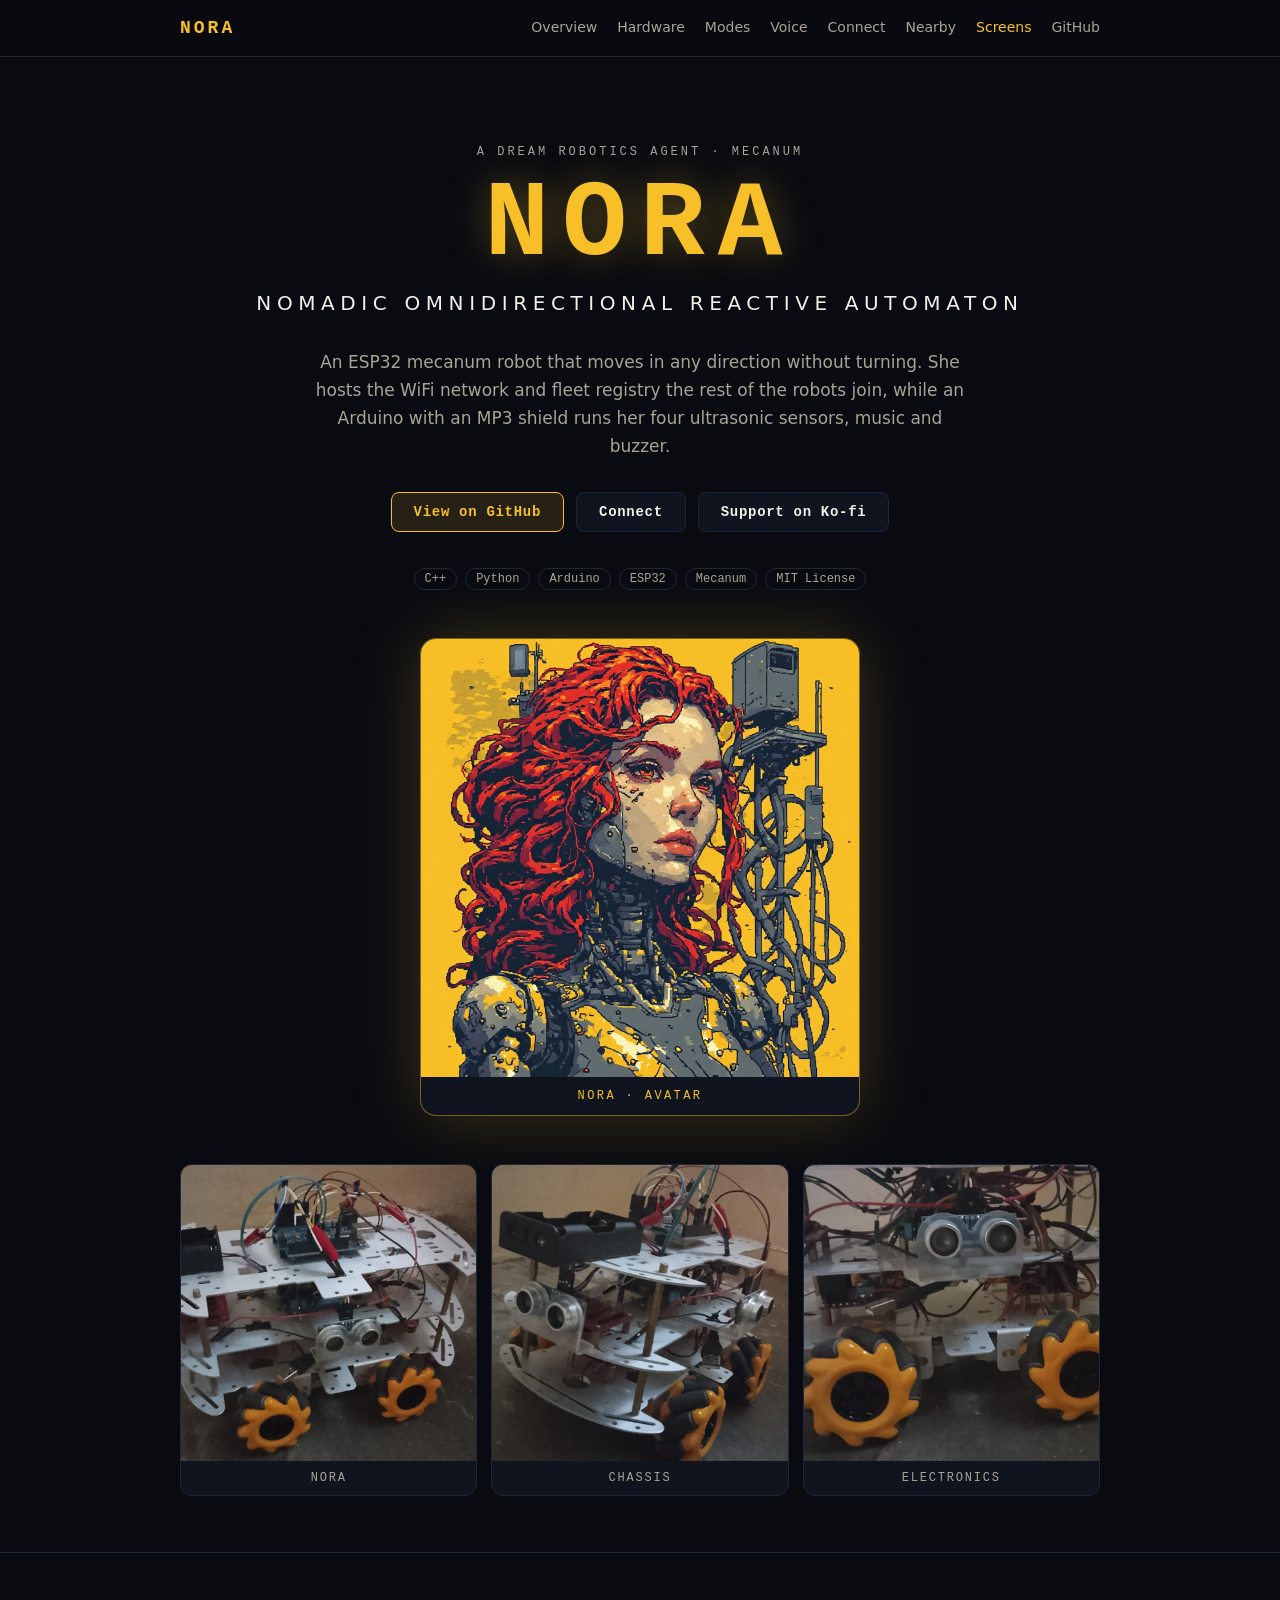
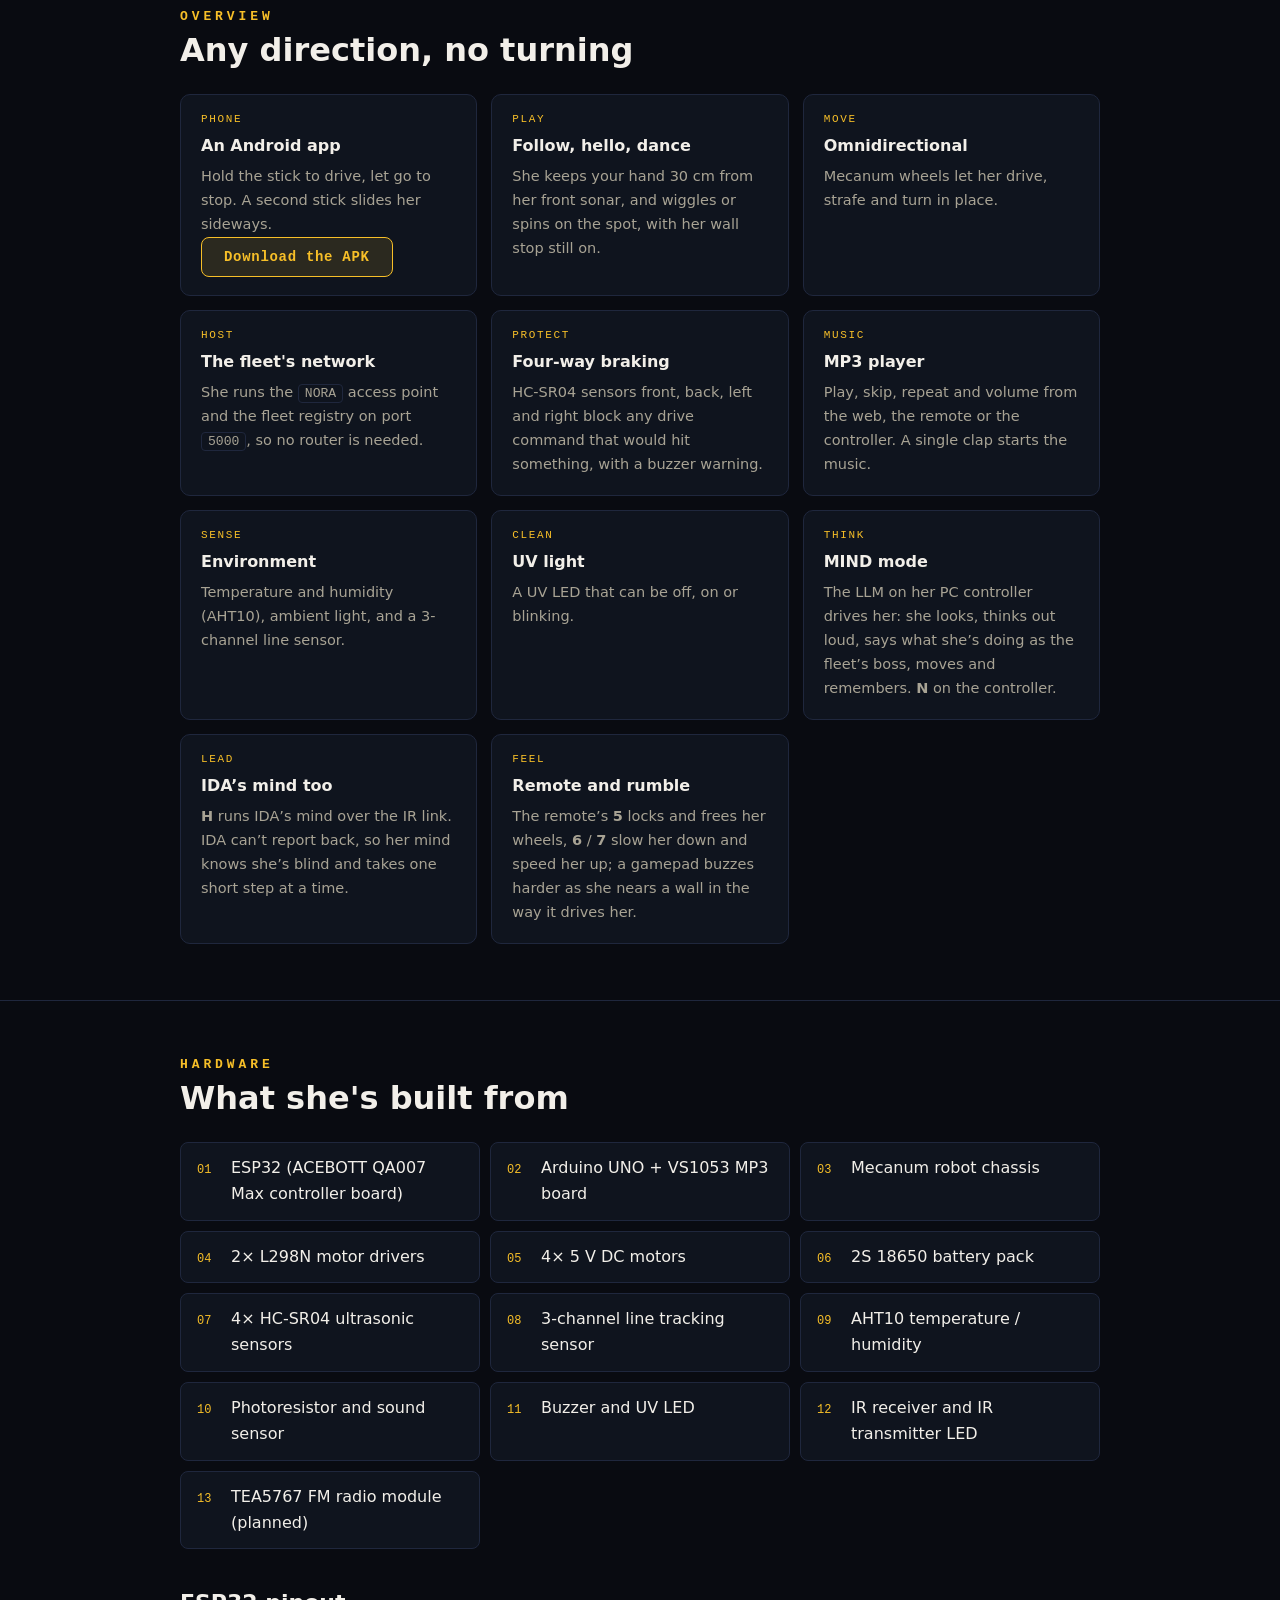
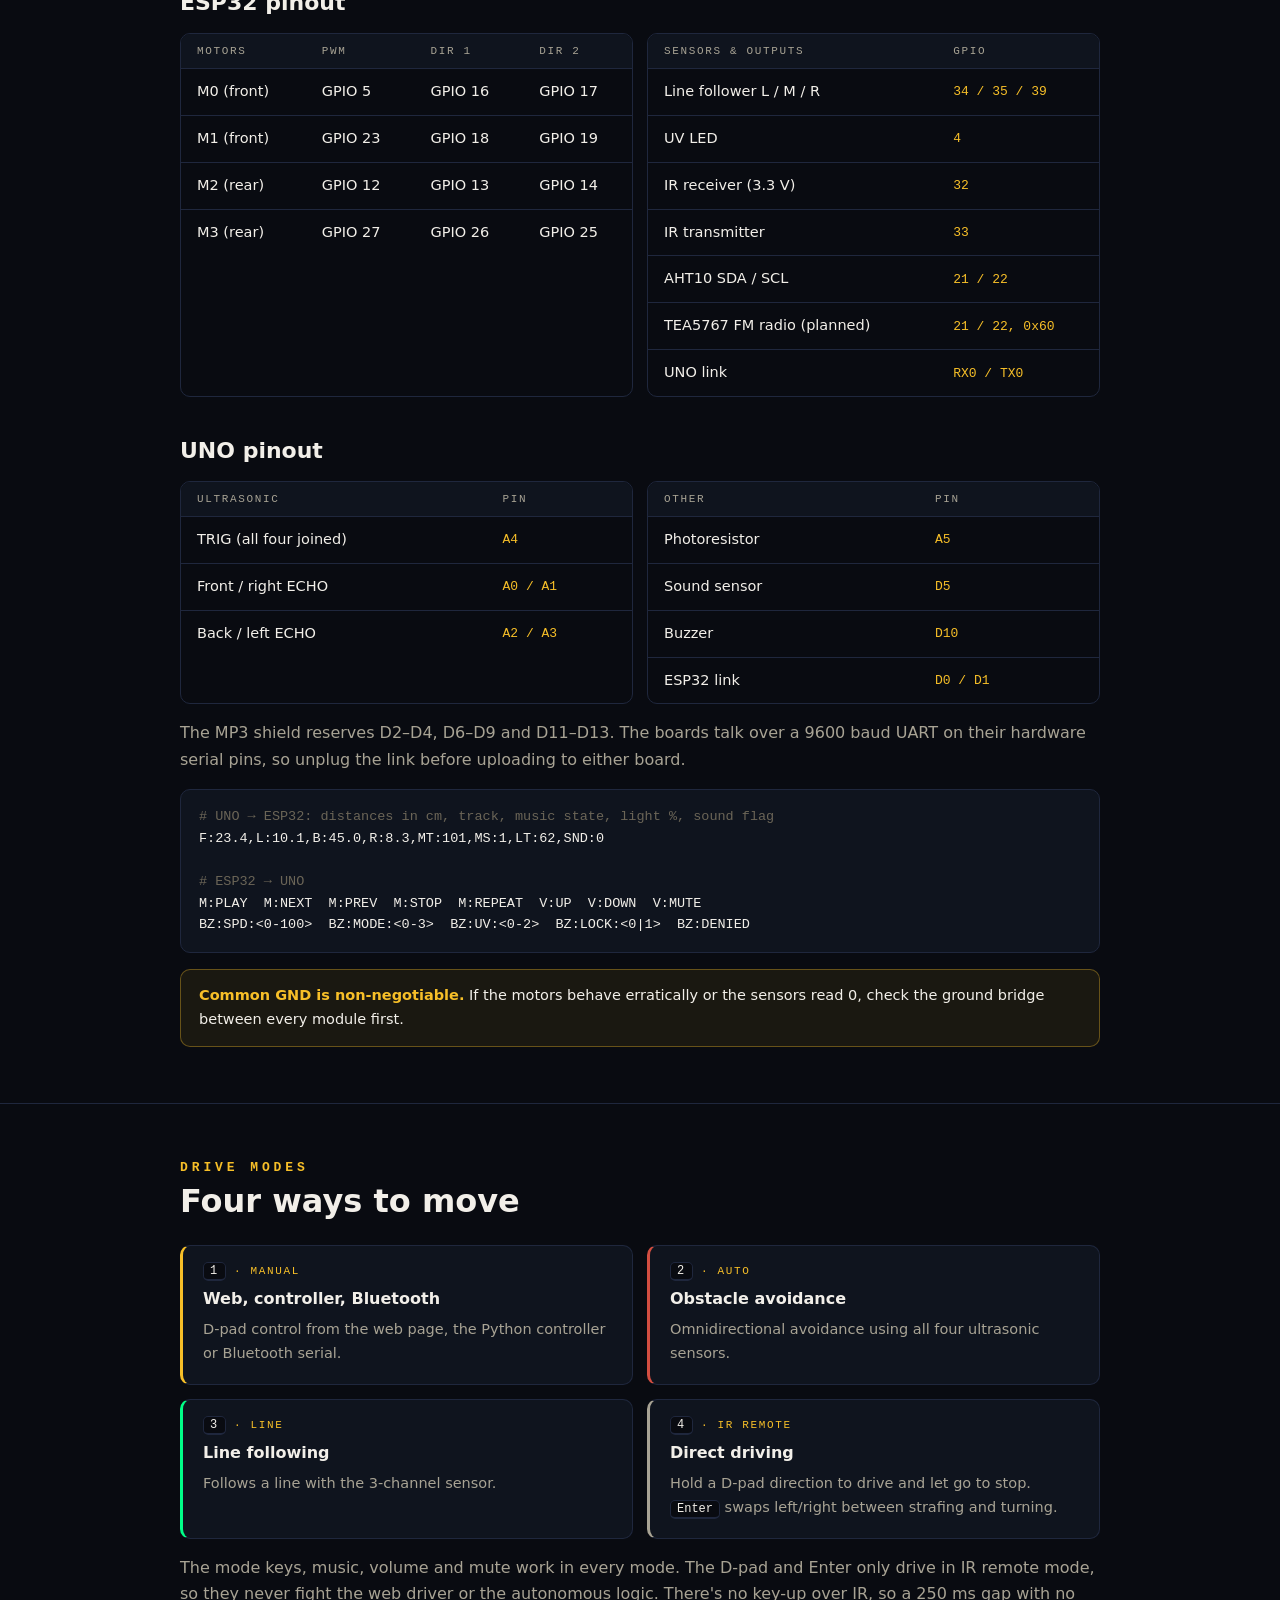
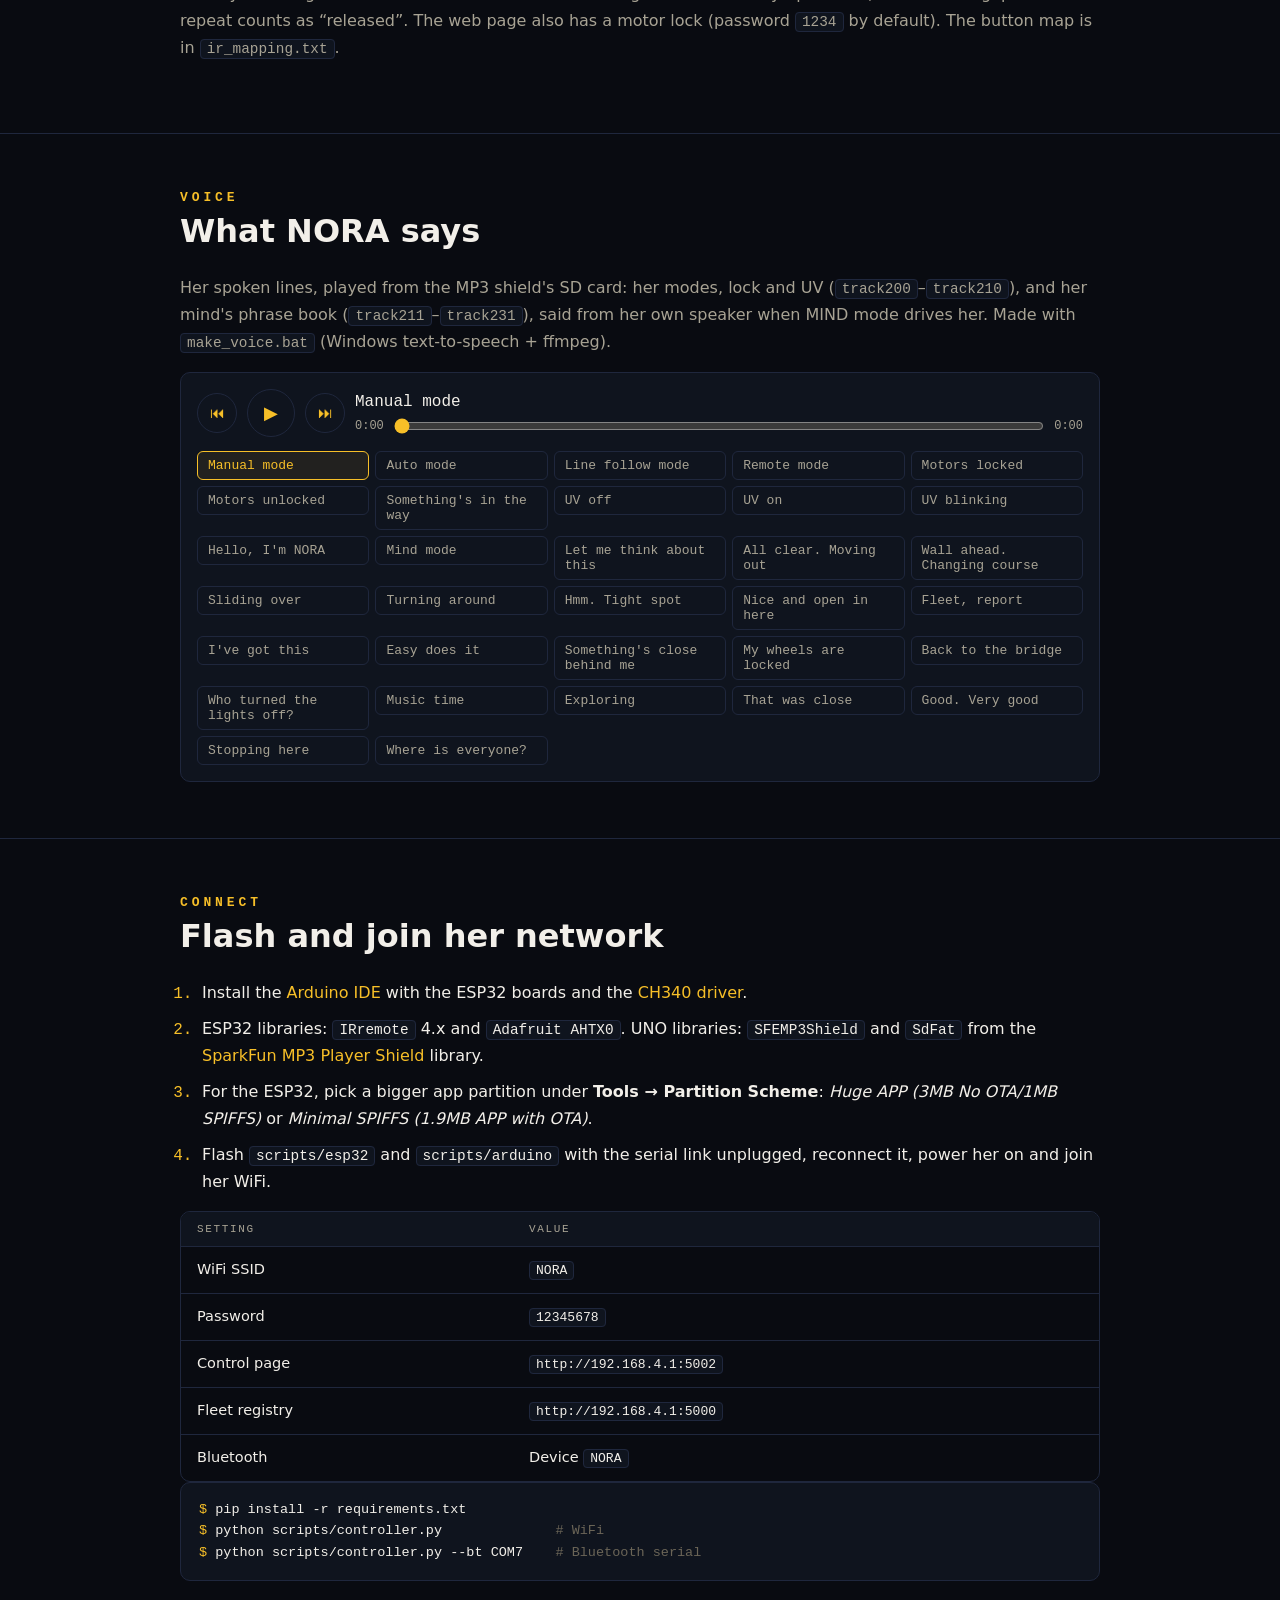
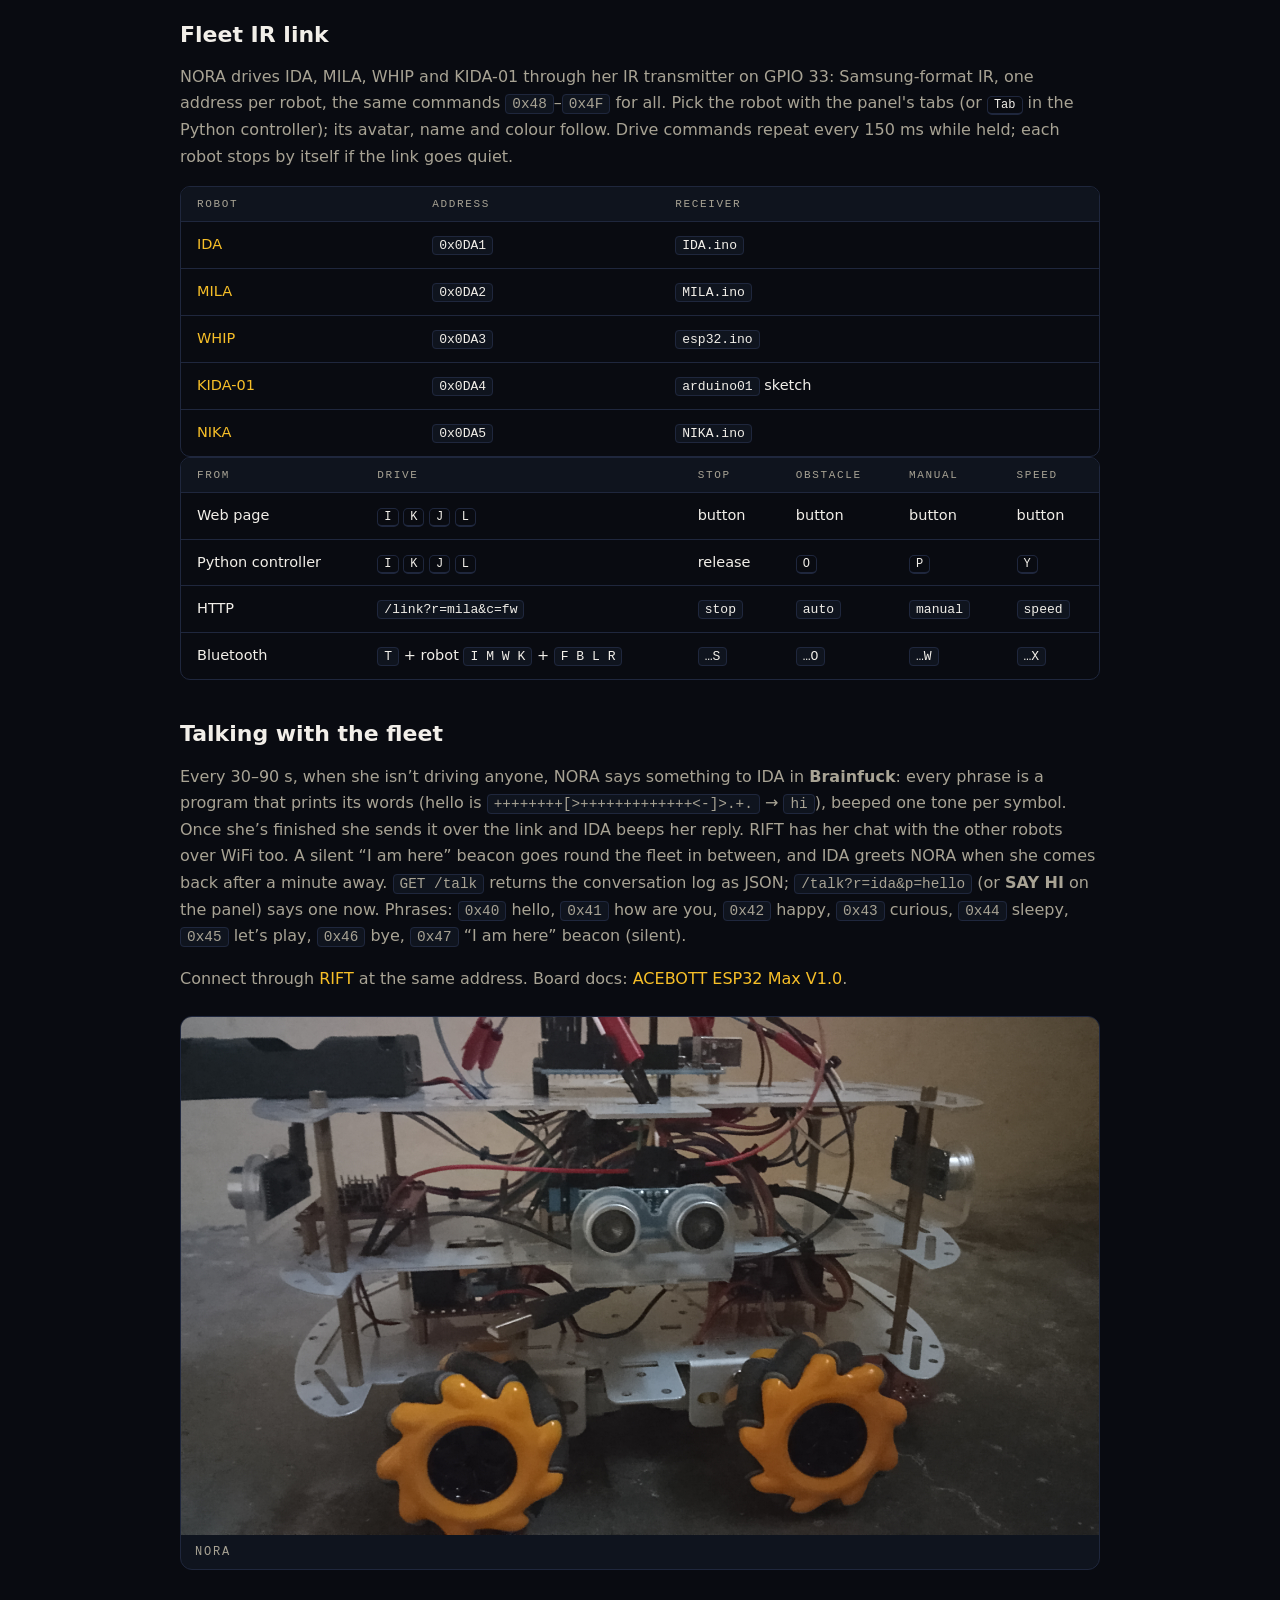
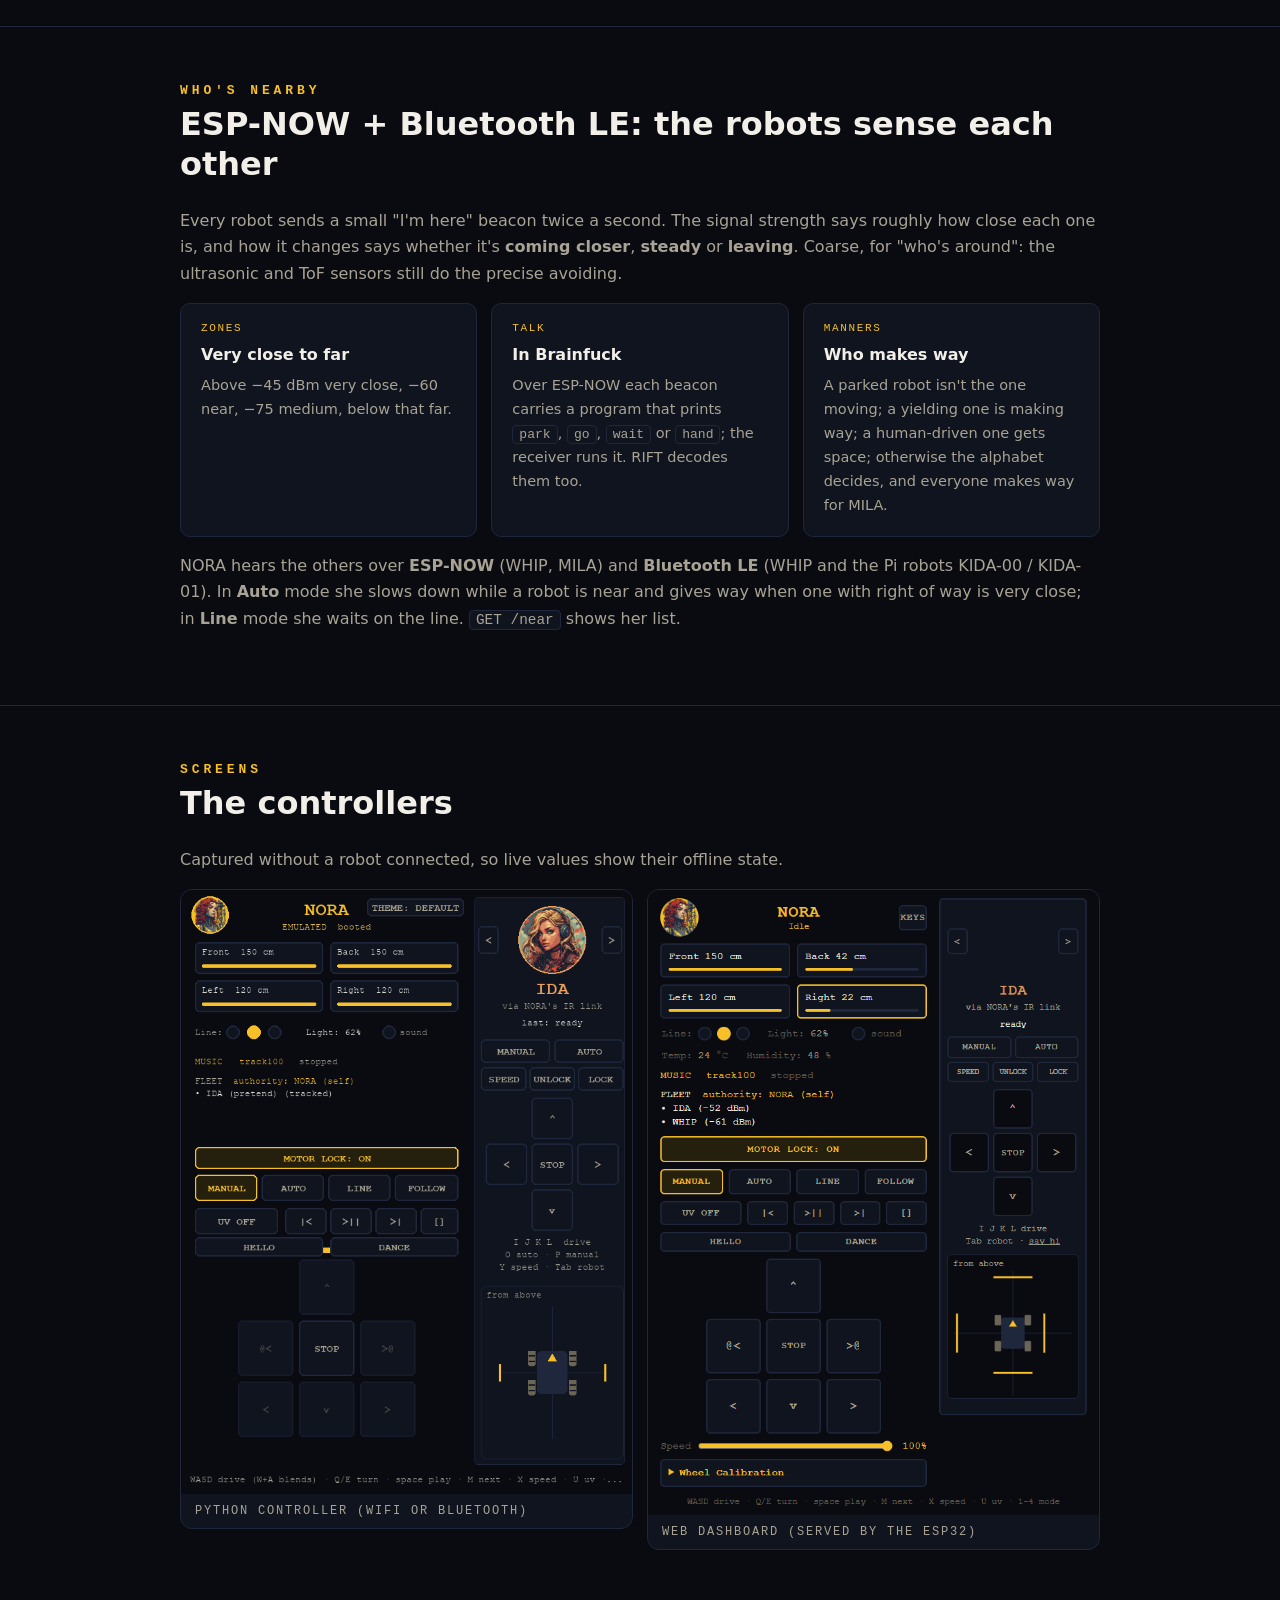
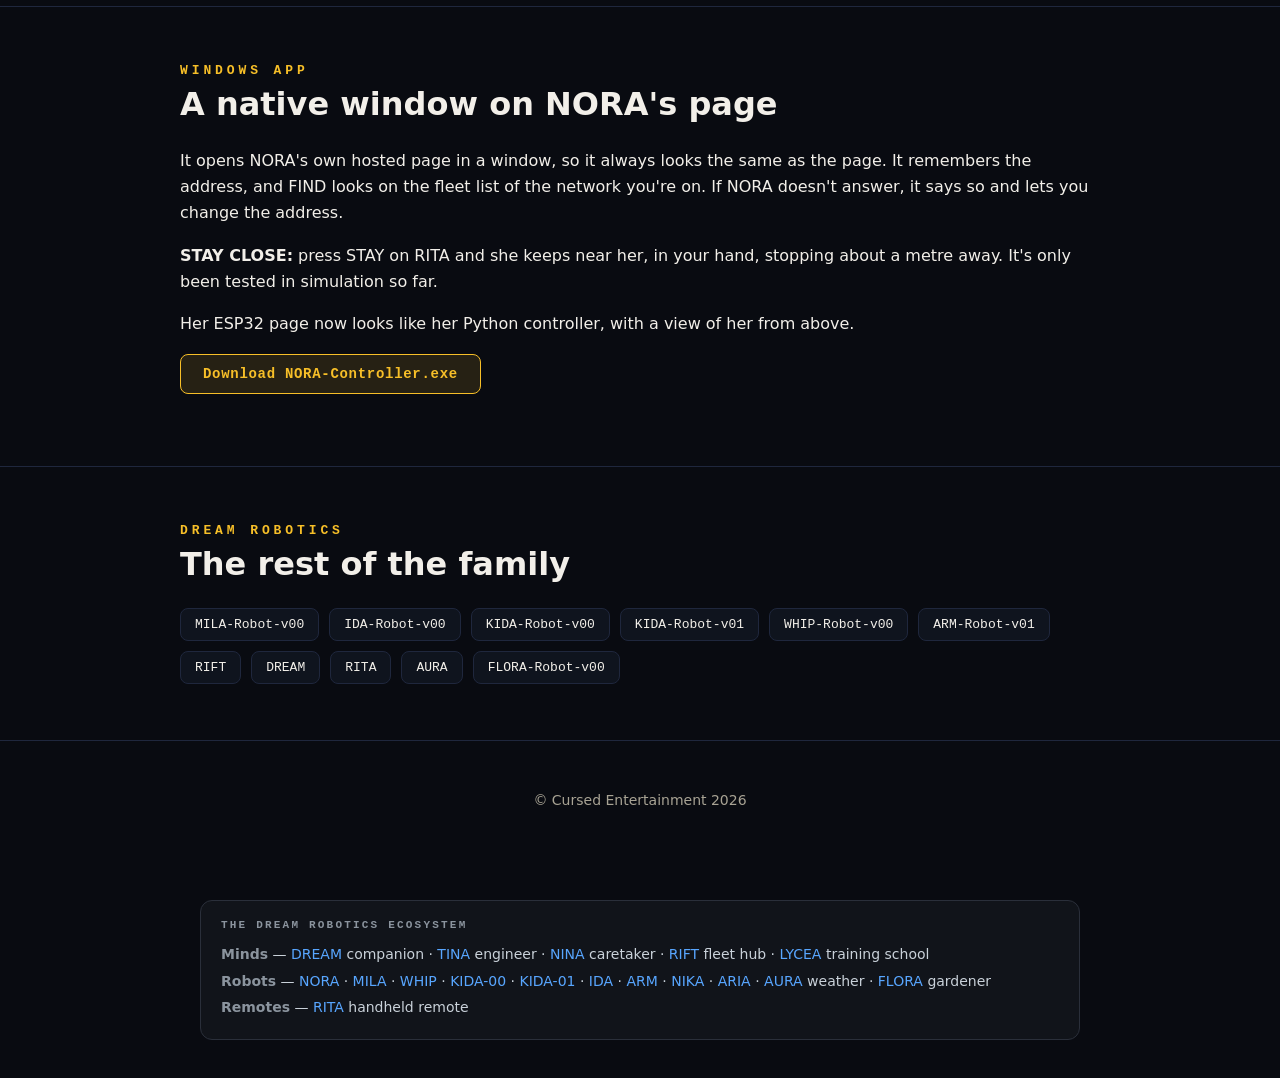
<file: index.html>
<!DOCTYPE html>
<html lang="en">
<head>
<meta charset="utf-8">
<meta name="viewport" content="width=device-width, initial-scale=1">
<title>NORA — Nomadic Omnidirectional Reactive Automaton</title>
<meta name="description" content="NORA is an ESP32 mecanum robot and the WiFi hub of the DREAM Robotics fleet: four-way ultrasonic braking, line following, an MP3 player, a UV light, and web, Bluetooth and IR remote control.">
<meta name="color-scheme" content="dark">
<meta property="og:title" content="NORA — Nomadic Omnidirectional Reactive Automaton">
<meta property="og:description" content="An ESP32 omnidirectional robot and the WiFi hub of the DREAM Robotics fleet.">
<meta property="og:type" content="website">
<meta property="og:image" content="images/nora_avatar.jpg">
<link rel="icon" href="site/favicon.ico" sizes="any">
<link rel="apple-touch-icon" href="site/apple-touch-icon.png">
<link rel="stylesheet" href="site/style.css">
<script src="site/site.js" defer></script>
<script src="site/player.js" defer></script>
</head>
<body>

<nav aria-label="Primary">
  <div class="wrap">
    <a class="brand" href="#top">NORA</a>
    <ul>
      <li><a href="#overview">Overview</a></li>
      <li><a href="#hardware">Hardware</a></li>
      <li><a href="#modes">Modes</a></li>
      <li><a href="#voice">Voice</a></li>
      <li><a href="#connect">Connect</a></li>
      <li><a href="#near">Nearby</a></li>
      <li><a href="#screens">Screens</a></li>
      <li><a href="https://github.com/CursedPrograms/NORA-Robot-v00">GitHub</a></li>
    </ul>
  </div>
</nav>

<header class="hero" id="top">
  <div class="wrap">
    <div class="eyebrow">A DREAM Robotics Agent &middot; Mecanum</div>
    <h1>NORA</h1>
    <p class="tagline">Nomadic Omnidirectional Reactive Automaton</p>
    <p class="lede">An ESP32 mecanum robot that moves in any direction without turning. She hosts the WiFi network and fleet registry the rest of the robots join, while an Arduino with an MP3 shield runs her four ultrasonic sensors, music and buzzer.</p>
    <div class="cta">
      <a class="btn primary" href="https://github.com/CursedPrograms/NORA-Robot-v00">View on GitHub</a>
      <a class="btn" href="#connect">Connect</a>
      <a class="btn" href="https://ko-fi.com/cursedentertainment">Support on Ko-fi</a>
    </div>
    <div class="tags" aria-label="Technologies">
      <span class="tag">C++</span>
      <span class="tag">Python</span>
      <span class="tag">Arduino</span>
      <span class="tag">ESP32</span>
      <span class="tag">Mecanum</span>
      <span class="tag">MIT License</span>
    </div>
    <figure class="avatar">
      <img src="images/nora_avatar.jpg" alt="NORA's avatar: a human representation of the robot" width="768" height="768">
      <figcaption>NORA &middot; avatar</figcaption>
    </figure>
    <div class="photos">
      <figure>
        <img src="images/NORA1.jpg" alt="NORA, the omnidirectional mecanum robot" width="1840" height="1939" loading="lazy">
        <figcaption>NORA</figcaption>
      </figure>
      <figure>
        <img src="images/NORA2.jpg" alt="NORA from another angle" width="1840" height="1988" loading="lazy">
        <figcaption>Chassis</figcaption>
      </figure>
      <figure>
        <img src="images/NORA4.jpg" alt="NORA's electronics" width="2909" height="1840" loading="lazy">
        <figcaption>Electronics</figcaption>
      </figure>
    </div>
  </div>
</header>

<main>
<section id="overview">
  <div class="wrap">
    <h2>Overview</h2>
    <h3 class="title">Any direction, no turning</h3>
    <div class="grid cols-3">
      <div class="card">
        <span class="k">Phone</span>
        <h4>An Android app</h4>
        <p>Hold the stick to drive, let go to stop. A second stick slides her sideways.</p>
        <p><a class="btn primary" href="https://github.com/CursedPrograms/NORA-Robot-v00/raw/main/Android%20App/apk/NORA-debug-2026-10-30.apk">Download the APK</a></p>
      </div>
      <div class="card">
        <span class="k">Play</span>
        <h4>Follow, hello, dance</h4>
        <p>She keeps your hand 30 cm from her front sonar, and wiggles or spins on the spot, with her wall stop still on.</p>
      </div>
      <div class="card">
        <span class="k">Move</span>
        <h4>Omnidirectional</h4>
        <p>Mecanum wheels let her drive, strafe and turn in place.</p>
      </div>
      <div class="card">
        <span class="k">Host</span>
        <h4>The fleet's network</h4>
        <p>She runs the <code>NORA</code> access point and the fleet registry on port <code>5000</code>, so no router is needed.</p>
      </div>
      <div class="card">
        <span class="k">Protect</span>
        <h4>Four-way braking</h4>
        <p>HC-SR04 sensors front, back, left and right block any drive command that would hit something, with a buzzer warning.</p>
      </div>
      <div class="card">
        <span class="k">Music</span>
        <h4>MP3 player</h4>
        <p>Play, skip, repeat and volume from the web, the remote or the controller. A single clap starts the music.</p>
      </div>
      <div class="card">
        <span class="k">Sense</span>
        <h4>Environment</h4>
        <p>Temperature and humidity (AHT10), ambient light, and a 3-channel line sensor.</p>
      </div>
      <div class="card">
        <span class="k">Clean</span>
        <h4>UV light</h4>
        <p>A UV LED that can be off, on or blinking.</p>
      </div>
      <div class="card">
        <span class="k">Think</span>
        <h4>MIND mode</h4>
        <p>The LLM on her PC controller drives her: she looks, thinks out loud, says what she&rsquo;s doing as the fleet&rsquo;s boss, moves and remembers. <b>N</b> on the controller.</p>
      </div>
      <div class="card">
        <span class="k">Lead</span>
        <h4>IDA&rsquo;s mind too</h4>
        <p><b>H</b> runs IDA&rsquo;s mind over the IR link. IDA can&rsquo;t report back, so her mind knows she&rsquo;s blind and takes one short step at a time.</p>
      </div>
      <div class="card">
        <span class="k">Feel</span>
        <h4>Remote and rumble</h4>
        <p>The remote&rsquo;s <b>5</b> locks and frees her wheels, <b>6</b> / <b>7</b> slow her down and speed her up; a gamepad buzzes harder as she nears a wall in the way it drives her.</p>
      </div>
    </div>
  </div>
</section>

<section id="hardware">
  <div class="wrap">
    <h2>Hardware</h2>
    <h3 class="title">What she's built from</h3>
    <ol class="parts">
      <li><span class="n">01</span> ESP32 (ACEBOTT QA007 Max controller board)</li>
      <li><span class="n">02</span> Arduino UNO + VS1053 MP3 board</li>
      <li><span class="n">03</span> Mecanum robot chassis</li>
      <li><span class="n">04</span> 2&times; L298N motor drivers</li>
      <li><span class="n">05</span> 4&times; 5&nbsp;V DC motors</li>
      <li><span class="n">06</span> 2S 18650 battery pack</li>
      <li><span class="n">07</span> 4&times; HC-SR04 ultrasonic sensors</li>
      <li><span class="n">08</span> 3-channel line tracking sensor</li>
      <li><span class="n">09</span> AHT10 temperature / humidity</li>
      <li><span class="n">10</span> Photoresistor and sound sensor</li>
      <li><span class="n">11</span> Buzzer and UV LED</li>
      <li><span class="n">12</span> IR receiver and IR transmitter LED</li>
      <li><span class="n">13</span> TEA5767 FM radio module (planned)</li>
    </ol>
    <h3 class="sub">ESP32 pinout</h3>
    <div class="grid cols-2">
    <div class="table-wrap">
      <table>
        <thead><tr><th>Motors</th><th>PWM</th><th>Dir 1</th><th>Dir 2</th></tr></thead>
        <tbody>
          <tr><td>M0 (front)</td><td>GPIO 5</td><td>GPIO 16</td><td>GPIO 17</td></tr>
          <tr><td>M1 (front)</td><td>GPIO 23</td><td>GPIO 18</td><td>GPIO 19</td></tr>
          <tr><td>M2 (rear)</td><td>GPIO 12</td><td>GPIO 13</td><td>GPIO 14</td></tr>
          <tr><td>M3 (rear)</td><td>GPIO 27</td><td>GPIO 26</td><td>GPIO 25</td></tr>
        </tbody>
      </table>
    </div>
    <div class="table-wrap">
      <table>
        <thead><tr><th>Sensors &amp; outputs</th><th>GPIO</th></tr></thead>
        <tbody>
          <tr><td>Line follower L / M / R</td><td class="mono">34 / 35 / 39</td></tr>
          <tr><td>UV LED</td><td class="mono">4</td></tr>
          <tr><td>IR receiver (3.3&nbsp;V)</td><td class="mono">32</td></tr>
          <tr><td>IR transmitter</td><td class="mono">33</td></tr>
          <tr><td>AHT10 SDA / SCL</td><td class="mono">21 / 22</td></tr>
          <tr><td>TEA5767 FM radio (planned)</td><td class="mono">21 / 22, 0x60</td></tr>
          <tr><td>UNO link</td><td class="mono">RX0 / TX0</td></tr>
        </tbody>
      </table>
    </div>
    </div>
    <h3 class="sub">UNO pinout</h3>
    <div class="grid cols-2">
    <div class="table-wrap">
      <table>
        <thead><tr><th>Ultrasonic</th><th>Pin</th></tr></thead>
        <tbody>
          <tr><td>TRIG (all four joined)</td><td class="mono">A4</td></tr>
          <tr><td>Front / right ECHO</td><td class="mono">A0 / A1</td></tr>
          <tr><td>Back / left ECHO</td><td class="mono">A2 / A3</td></tr>
        </tbody>
      </table>
    </div>
    <div class="table-wrap">
      <table>
        <thead><tr><th>Other</th><th>Pin</th></tr></thead>
        <tbody>
          <tr><td>Photoresistor</td><td class="mono">A5</td></tr>
          <tr><td>Sound sensor</td><td class="mono">D5</td></tr>
          <tr><td>Buzzer</td><td class="mono">D10</td></tr>
          <tr><td>ESP32 link</td><td class="mono">D0 / D1</td></tr>
        </tbody>
      </table>
    </div>
    </div>
    <p class="muted spaced">The MP3 shield reserves D2&ndash;D4, D6&ndash;D9 and D11&ndash;D13. The boards talk over a 9600 baud UART on their hardware serial pins, so unplug the link before uploading to either board.</p>
<pre><span class="c"># UNO &rarr; ESP32: distances in cm, track, music state, light %, sound flag</span>
F:23.4,L:10.1,B:45.0,R:8.3,MT:101,MS:1,LT:62,SND:0

<span class="c"># ESP32 &rarr; UNO</span>
M:PLAY  M:NEXT  M:PREV  M:STOP  M:REPEAT  V:UP  V:DOWN  V:MUTE
BZ:SPD:&lt;0-100&gt;  BZ:MODE:&lt;0-3&gt;  BZ:UV:&lt;0-2&gt;  BZ:LOCK:&lt;0|1&gt;  BZ:DENIED</pre>
    <p class="note"><strong>Common GND is non-negotiable.</strong> If the motors behave erratically or the sensors read 0, check the ground bridge between every module first.</p>
  </div>
</section>

<section id="modes">
  <div class="wrap">
    <h2>Drive modes</h2>
    <h3 class="title">Four ways to move</h3>
    <div class="grid cols-2">
      <div class="card mode">
        <span class="k"><kbd>1</kbd> &middot; Manual</span>
        <h4>Web, controller, Bluetooth</h4>
        <p>D-pad control from the web page, the Python controller or Bluetooth serial.</p>
      </div>
      <div class="card mode">
        <span class="k"><kbd>2</kbd> &middot; Auto</span>
        <h4>Obstacle avoidance</h4>
        <p>Omnidirectional avoidance using all four ultrasonic sensors.</p>
      </div>
      <div class="card mode">
        <span class="k"><kbd>3</kbd> &middot; Line</span>
        <h4>Line following</h4>
        <p>Follows a line with the 3-channel sensor.</p>
      </div>
      <div class="card mode">
        <span class="k"><kbd>4</kbd> &middot; IR remote</span>
        <h4>Direct driving</h4>
        <p>Hold a D-pad direction to drive and let go to stop. <kbd>Enter</kbd> swaps left/right between strafing and turning.</p>
      </div>
    </div>
    <p class="muted spaced">The mode keys, music, volume and mute work in every mode. The D-pad and Enter only drive in IR remote mode, so they never fight the web driver or the autonomous logic. There's no key-up over IR, so a 250&nbsp;ms gap with no repeat counts as &ldquo;released&rdquo;. The web page also has a motor lock (password <code>1234</code> by default). The button map is in <code>ir_mapping.txt</code>.</p>
  </div>
</section>

<section id="voice">
  <div class="wrap">
    <h2>Voice</h2>
    <h3 class="title">What NORA says</h3>
    <p class="muted">Her spoken lines, played from the MP3 shield's SD card: her modes, lock and UV (<code>track200</code>&ndash;<code>track210</code>), and her mind's phrase book (<code>track211</code>&ndash;<code>track231</code>), said from her own speaker when MIND mode drives her. Made with <code>make_voice.bat</code> (Windows text-to-speech + ffmpeg).</p>
    <div class="player" data-tracks='[{"title": "Manual mode", "src": "site/voice/track200.mp3"}, {"title": "Auto mode", "src": "site/voice/track201.mp3"}, {"title": "Line follow mode", "src": "site/voice/track202.mp3"}, {"title": "Remote mode", "src": "site/voice/track203.mp3"}, {"title": "Motors locked", "src": "site/voice/track204.mp3"}, {"title": "Motors unlocked", "src": "site/voice/track205.mp3"}, {"title": "Something&#39;s in the way", "src": "site/voice/track206.mp3"}, {"title": "UV off", "src": "site/voice/track207.mp3"}, {"title": "UV on", "src": "site/voice/track208.mp3"}, {"title": "UV blinking", "src": "site/voice/track209.mp3"}, {"title": "Hello, I&#39;m NORA", "src": "site/voice/track210.mp3"}, {"title": "Mind mode", "src": "site/voice/track211.mp3"}, {"title": "Let me think about this", "src": "site/voice/track212.mp3"}, {"title": "All clear. Moving out", "src": "site/voice/track213.mp3"}, {"title": "Wall ahead. Changing course", "src": "site/voice/track214.mp3"}, {"title": "Sliding over", "src": "site/voice/track215.mp3"}, {"title": "Turning around", "src": "site/voice/track216.mp3"}, {"title": "Hmm. Tight spot", "src": "site/voice/track217.mp3"}, {"title": "Nice and open in here", "src": "site/voice/track218.mp3"}, {"title": "Fleet, report", "src": "site/voice/track219.mp3"}, {"title": "I&#39;ve got this", "src": "site/voice/track220.mp3"}, {"title": "Easy does it", "src": "site/voice/track221.mp3"}, {"title": "Something&#39;s close behind me", "src": "site/voice/track222.mp3"}, {"title": "My wheels are locked", "src": "site/voice/track223.mp3"}, {"title": "Back to the bridge", "src": "site/voice/track224.mp3"}, {"title": "Who turned the lights off?", "src": "site/voice/track225.mp3"}, {"title": "Music time", "src": "site/voice/track226.mp3"}, {"title": "Exploring", "src": "site/voice/track227.mp3"}, {"title": "That was close", "src": "site/voice/track228.mp3"}, {"title": "Good. Very good", "src": "site/voice/track229.mp3"}, {"title": "Stopping here", "src": "site/voice/track230.mp3"}, {"title": "Where is everyone?", "src": "site/voice/track231.mp3"}]'></div>
  </div>
</section>

<section id="connect">
  <div class="wrap">
    <h2>Connect</h2>
    <h3 class="title">Flash and join her network</h3>
    <ol class="steps">
      <li>Install the <a href="https://docs.arduino.cc/software/ide/">Arduino IDE</a> with the ESP32 boards and the <a href="https://acebottteam.github.io/acebott-docs-master/getting%20started/Arduino/Download%20CH340%20Driver%20on%20Windows%20System.html">CH340 driver</a>.</li>
      <li>ESP32 libraries: <code>IRremote</code> 4.x and <code>Adafruit AHTX0</code>. UNO libraries: <code>SFEMP3Shield</code> and <code>SdFat</code> from the <a href="https://github.com/madsci1016/Sparkfun-MP3-Player-Shield-Arduino-Library">SparkFun MP3 Player Shield</a> library.</li>
      <li>For the ESP32, pick a bigger app partition under <strong>Tools &rarr; Partition Scheme</strong>: <em>Huge APP (3MB No OTA/1MB SPIFFS)</em> or <em>Minimal SPIFFS (1.9MB APP with OTA)</em>.</li>
      <li>Flash <code>scripts/esp32</code> and <code>scripts/arduino</code> with the serial link unplugged, reconnect it, power her on and join her WiFi.</li>
    </ol>
    <div class="table-wrap">
      <table>
        <thead><tr><th>Setting</th><th>Value</th></tr></thead>
        <tbody>
          <tr><td>WiFi SSID</td><td><code>NORA</code></td></tr>
          <tr><td>Password</td><td><code>12345678</code></td></tr>
          <tr><td>Control page</td><td><code>http://192.168.4.1:5002</code></td></tr>
          <tr><td>Fleet registry</td><td><code>http://192.168.4.1:5000</code></td></tr>
          <tr><td>Bluetooth</td><td>Device <code>NORA</code></td></tr>
        </tbody>
      </table>
    </div>
<pre><span class="p">$</span> pip install -r requirements.txt
<span class="p">$</span> python scripts/controller.py              <span class="c"># WiFi</span>
<span class="p">$</span> python scripts/controller.py --bt COM7    <span class="c"># Bluetooth serial</span></pre>
    <h3 class="sub">Fleet IR link</h3>
    <p class="muted">NORA drives IDA, MILA, WHIP and KIDA-01 through her IR transmitter on GPIO&nbsp;33: Samsung-format IR, one address per robot, the same commands <code>0x48</code>&ndash;<code>0x4F</code> for all. Pick the robot with the panel's tabs (or <kbd>Tab</kbd> in the Python controller); its avatar, name and colour follow. Drive commands repeat every 150&nbsp;ms while held; each robot stops by itself if the link goes quiet.</p>
    <div class="table-wrap">
      <table>
        <thead><tr><th>Robot</th><th>Address</th><th>Receiver</th></tr></thead>
        <tbody>
          <tr><td><a href="https://cursedprograms.github.io/IDA-Robot-v00/">IDA</a></td><td><code>0x0DA1</code></td><td><code>IDA.ino</code></td></tr>
          <tr><td><a href="https://cursedprograms.github.io/MILA/">MILA</a></td><td><code>0x0DA2</code></td><td><code>MILA.ino</code></td></tr>
          <tr><td><a href="https://cursedprograms.github.io/WHIP-Robot-v00/">WHIP</a></td><td><code>0x0DA3</code></td><td><code>esp32.ino</code></td></tr>
          <tr><td><a href="https://cursedprograms.github.io/KIDA-Robot-v01/">KIDA-01</a></td><td><code>0x0DA4</code></td><td><code>arduino01</code> sketch</td></tr>
          <tr><td><a href="https://cursedprograms.github.io/NIKA-Robot-v00/">NIKA</a></td><td><code>0x0DA5</code></td><td><code>NIKA.ino</code></td></tr>
        </tbody>
      </table>
    </div>
    <div class="table-wrap">
      <table>
        <thead><tr><th>From</th><th>Drive</th><th>Stop</th><th>Obstacle</th><th>Manual</th><th>Speed</th></tr></thead>
        <tbody>
          <tr><td>Web page</td><td><kbd>I</kbd> <kbd>K</kbd> <kbd>J</kbd> <kbd>L</kbd></td><td>button</td><td>button</td><td>button</td><td>button</td></tr>
          <tr><td>Python controller</td><td><kbd>I</kbd> <kbd>K</kbd> <kbd>J</kbd> <kbd>L</kbd></td><td>release</td><td><kbd>O</kbd></td><td><kbd>P</kbd></td><td><kbd>Y</kbd></td></tr>
          <tr><td>HTTP</td><td><code>/link?r=mila&amp;c=fw</code></td><td><code>stop</code></td><td><code>auto</code></td><td><code>manual</code></td><td><code>speed</code></td></tr>
          <tr><td>Bluetooth</td><td><code>T</code> + robot <code>I M W K</code> + <code>F B L R</code></td><td><code>…S</code></td><td><code>…O</code></td><td><code>…W</code></td><td><code>…X</code></td></tr>
        </tbody>
      </table>
    </div>
    <h3 class="sub">Talking with the fleet</h3>
    <p class="muted">Every 30&ndash;90&nbsp;s, when she isn&rsquo;t driving anyone, NORA says something to IDA in <strong>Brainfuck</strong>: every phrase is a program that prints its words (hello is <code>++++++++[&gt;+++++++++++++&lt;-]&gt;.+.</code> &rarr; <code>hi</code>), beeped one tone per symbol. Once she&rsquo;s finished she sends it over the link and IDA beeps her reply. RIFT has her chat with the other robots over WiFi too. A silent &ldquo;I am here&rdquo; beacon goes round the fleet in between, and IDA greets NORA when she comes back after a minute away. <code>GET /talk</code> returns the conversation log as JSON; <code>/talk?r=ida&amp;p=hello</code> (or <strong>SAY HI</strong> on the panel) says one now. Phrases: <code>0x40</code> hello, <code>0x41</code> how are you, <code>0x42</code> happy, <code>0x43</code> curious, <code>0x44</code> sleepy, <code>0x45</code> let&rsquo;s play, <code>0x46</code> bye, <code>0x47</code> &ldquo;I am here&rdquo; beacon (silent).</p>
    <p class="muted spaced">Connect through <a href="https://github.com/CursedPrograms/RIFT">RIFT</a> at the same address. Board docs: <a href="https://acebottteam.github.io/acebott-docs-master/board/ESP32/QA007%20ESP32%20Max%20V1.0%20Controller%20Board.html">ACEBOTT ESP32 Max V1.0</a>.</p>
    <figure class="shot">
      <img src="images/NORA5.jpg" alt="NORA on the floor" loading="lazy">
      <figcaption>NORA</figcaption>
    </figure>
  </div>
</section>

<section id="near">
  <div class="wrap">
    <h2>Who's nearby</h2>
    <h3 class="title">ESP-NOW + Bluetooth LE: the robots sense each other</h3>
    <p class="muted">Every robot sends a small "I'm here" beacon twice a second. The signal strength says roughly how close each one is, and how it changes says whether it's <b>coming closer</b>, <b>steady</b> or <b>leaving</b>. Coarse, for "who's around": the ultrasonic and ToF sensors still do the precise avoiding.</p>
    <div class="grid cols-3">
      <div class="card"><span class="k">Zones</span><h4>Very close to far</h4><p>Above &minus;45 dBm very close, &minus;60 near, &minus;75 medium, below that far.</p></div>
      <div class="card"><span class="k">Talk</span><h4>In Brainfuck</h4><p>Over ESP-NOW each beacon carries a program that prints <code>park</code>, <code>go</code>, <code>wait</code> or <code>hand</code>; the receiver runs it. RIFT decodes them too.</p></div>
      <div class="card"><span class="k">Manners</span><h4>Who makes way</h4><p>A parked robot isn't the one moving; a yielding one is making way; a human-driven one gets space; otherwise the alphabet decides, and everyone makes way for MILA.</p></div>
    </div>
    <p class="muted spaced">NORA hears the others over <b>ESP-NOW</b> (WHIP, MILA) and <b>Bluetooth LE</b> (WHIP and the Pi robots KIDA-00 / KIDA-01). In <b>Auto</b> mode she slows down while a robot is near and gives way when one with right of way is very close; in <b>Line</b> mode she waits on the line. <code>GET /near</code> shows her list.</p>
  </div>
</section>

<section id="screens">
  <div class="wrap">
    <h2>Screens</h2>
    <h3 class="title">The controllers</h3>
    <p class="muted">Captured without a robot connected, so live values show their offline state.</p>
    <div class="screens">
      <figure class="shot">
        <img src="images/screenshots/controller-python.png" alt="NORA's controller connection screen" width="422" height="902" loading="lazy">
        <figcaption>Python controller (WiFi or Bluetooth)</figcaption>
      </figure>
      <figure class="shot">
        <img src="images/screenshots/web-dashboard.png" alt="NORA's web dashboard with distances, modes, music and drive pad" width="1100" height="900" loading="lazy">
        <figcaption>Web dashboard (served by the ESP32)</figcaption>
      </figure>
    </div>
  </div>
</section>

<section id="windows">
  <div class="wrap">
    <h2>Windows app</h2>
    <h3 class="title">A native window on NORA's page</h3>
    <p>It opens NORA's own hosted page in a window, so it always looks the same as the page. It remembers the address, and FIND looks on the fleet list of the network you're on. If NORA doesn't answer, it says so and lets you change the address.</p>
    <p><b>STAY CLOSE:</b> press STAY on RITA and she keeps near her, in your hand, stopping about a metre away. It's only been tested in simulation so far.</p>
    <p>Her ESP32 page now looks like her Python controller, with a view of her from above.</p>
    <p><a class="btn primary" href="https://github.com/CursedPrograms/NORA-Robot-v00/raw/main/builds/NORA-Controller.exe">Download NORA-Controller.exe</a></p>
  </div>
</section>

<section id="related">
  <div class="wrap">
    <h2>DREAM Robotics</h2>
    <h3 class="title">The rest of the family</h3>
    <div class="related">
      <a href="https://github.com/CursedPrograms/MILA-Robot-v00">MILA-Robot-v00</a>
      <a href="https://github.com/CursedPrograms/IDA-Robot-v00">IDA-Robot-v00</a>
      <a href="https://github.com/CursedPrograms/KIDA-Robot-v00">KIDA-Robot-v00</a>
      <a href="https://github.com/CursedPrograms/KIDA-Robot-v01">KIDA-Robot-v01</a>
      <a href="https://github.com/CursedPrograms/WHIP-Robot-v00">WHIP-Robot-v00</a>
      <a href="https://github.com/CursedPrograms/ARM-Robot-v01">ARM-Robot-v01</a>
      <a href="https://github.com/CursedPrograms/RIFT">RIFT</a>
      <a href="https://github.com/CursedPrograms/DREAM">DREAM</a>
      <a href="https://github.com/CursedPrograms/RITA">RITA</a>
      <a href="https://github.com/CursedPrograms/AURA">AURA</a>
      <a href="https://github.com/CursedPrograms/FLORA-Robot-v00">FLORA-Robot-v00</a>
    </div>
  </div>
</section>

</main>

<footer id="site-footer">&copy; Cursed Entertainment 2026</footer>
<script src="https://cursedprograms.github.io/RIFT/site/footer.js"></script>

<!-- DREAM-ECOSYSTEM:START -->
<section class="eco">
  <div class="eco-title">The DREAM Robotics ecosystem</div>
  <div><strong>Minds</strong> — <a href="https://cursedprograms.github.io/DREAM/">DREAM</a> companion · <a href="https://cursedprograms.github.io/TINA/">TINA</a> engineer · <a href="https://cursedprograms.github.io/NINA/">NINA</a> caretaker · <a href="https://cursedprograms.github.io/RIFT/">RIFT</a> fleet hub · <a href="https://github.com/CursedPrograms/LYCEA">LYCEA</a> training school</div>
  <div><strong>Robots</strong> — <a href="https://cursedprograms.github.io/NORA-Robot-v00/">NORA</a> · <a href="https://cursedprograms.github.io/MILA-Robot-v00/">MILA</a> · <a href="https://cursedprograms.github.io/WHIP-Robot-v00/">WHIP</a> · <a href="https://cursedprograms.github.io/KIDA-Robot-v00/">KIDA-00</a> · <a href="https://cursedprograms.github.io/KIDA-Robot-v01/">KIDA-01</a> · <a href="https://cursedprograms.github.io/IDA-Robot-v00/">IDA</a> · <a href="https://cursedprograms.github.io/ARM-Robot-v01/">ARM</a> · <a href="https://cursedprograms.github.io/NIKA-Robot-v00/">NIKA</a> · <a href="https://cursedprograms.github.io/ARIA-Robot-v00/">ARIA</a> · <a href="https://cursedprograms.github.io/AURA/">AURA</a> weather · <a href="https://cursedprograms.github.io/FLORA-Robot-v00/">FLORA</a> gardener</div>
  <div><strong>Remotes</strong> — <a href="https://cursedprograms.github.io/RITA/">RITA</a> handheld remote</div>
</section>
<!-- DREAM-ECOSYSTEM:END -->
</body>
</html>
</file>
<file: site/style.css>
/* DREAM Robotics site stylesheet. Colours come from colour_scheme.xml
   (regenerate the site after editing it); layout is shared by every robot. */
:root {
  --bg: #090B11;
  --panel: #0F141E;
  --border: #1F273D;
  --accent: #F7BF28;
  --accent2: #D34E41;
  --green: #00ff88;
  --text: #F2EFE9;
  --sub: #A8A394;
  --glow: 247, 191, 40;
  --glow2: 211, 78, 65;
  --mono: ui-monospace, "Cascadia Code", Consolas, "SF Mono", Menlo, monospace;
  --sans: system-ui, -apple-system, "Segoe UI", Roboto, sans-serif;
}
* { box-sizing: border-box; }
html { scroll-behavior: smooth; }
body {
  margin: 0;
  background: var(--bg);
  color: var(--text);
  font: 16px/1.65 var(--sans);
  -webkit-font-smoothing: antialiased;
}
a { color: var(--accent); text-decoration: none; }
a:hover { text-decoration: underline; }
a:focus-visible, .btn:focus-visible { outline: 2px solid var(--accent); outline-offset: 3px; border-radius: 4px; }
code, pre, .mono { font-family: var(--mono); }
.wrap { max-width: 960px; margin: 0 auto; padding: 0 20px; }

/* nav */
nav {
  position: sticky; top: 0; z-index: 10;
  background: rgba(9, 11, 17, .85);
  backdrop-filter: blur(8px);
  border-bottom: 1px solid var(--border);
}
nav .wrap { display: flex; align-items: center; justify-content: space-between; height: 56px; gap: 16px; }
nav .brand { font: 700 18px var(--mono); letter-spacing: 3px; color: var(--accent); }
nav ul { display: flex; gap: 20px; list-style: none; margin: 0; padding: 0; font-size: 14px; }
nav ul a { color: var(--sub); }
nav ul a:hover { color: var(--text); text-decoration: none; }
@media (max-width: 640px) { nav ul li:not(:last-child) { display: none; } }

/* hero */
header.hero { padding: 88px 0 56px; text-align: center; position: relative; overflow: hidden; }
header.hero::before {
  content: ""; position: absolute; inset: -40% 0 auto 0; height: 520px; z-index: -1;
  background: radial-gradient(ellipse at 50% 30%, rgba(var(--glow), .16), transparent 60%),
              radial-gradient(ellipse at 75% 20%, rgba(var(--glow2), .13), transparent 55%);
}
.eyebrow { font: 12px var(--mono); letter-spacing: 3px; color: var(--sub); text-transform: uppercase; }
h1 {
  margin: 12px 0 8px;
  font: 800 clamp(56px, 12vw, 108px)/1 var(--mono);
  letter-spacing: .12em;
  color: var(--accent);
  text-shadow: 0 0 40px rgba(var(--glow), .35);
}
.tagline { font-size: clamp(15px, 2.6vw, 20px); color: var(--text); letter-spacing: .28em; text-transform: uppercase; margin: 0 0 28px; }
.lede { max-width: 660px; margin: 0 auto 32px; color: var(--sub); font-size: 17px; }
.cta { display: flex; flex-wrap: wrap; gap: 12px; justify-content: center; }
.btn {
  display: inline-block; padding: 11px 22px; border-radius: 8px;
  border: 1px solid var(--border); background: var(--panel); color: var(--text);
  font: 600 14px var(--mono); letter-spacing: .05em; transition: border-color .15s, background .15s;
}
.btn:hover { border-color: var(--accent); text-decoration: none; }
.btn.primary { background: rgba(var(--glow), .12); border-color: var(--accent); color: var(--accent); }
.tags { display: flex; flex-wrap: wrap; gap: 8px; justify-content: center; margin-top: 36px; }
.tag { font: 12px var(--mono); color: var(--sub); border: 1px solid var(--border); padding: 3px 10px; border-radius: 999px; }

/* photos */
.photos { display: grid; grid-template-columns: repeat(auto-fit, minmax(200px, 1fr)); gap: 14px; margin-top: 48px; }
.avatar { margin: 48px auto 0; max-width: 440px; background: var(--panel); border: 1px solid rgba(var(--glow), .45); border-radius: 16px; overflow: hidden; box-shadow: 0 0 70px rgba(var(--glow), .22); }
.avatar.wide { max-width: 620px; }
.avatar img { display: block; width: 100%; height: auto; }
.avatar figcaption { font: 12px var(--mono); letter-spacing: .2em; text-transform: uppercase; color: var(--accent); padding: 12px 16px; }
.photos.single { grid-template-columns: minmax(0, 380px); justify-content: center; }
.screens { display: grid; gap: 14px; grid-template-columns: repeat(auto-fill, minmax(300px, 1fr)); align-items: start; }
.screens .shot { margin: 0; }
.dot { display: inline-block; width: 10px; height: 10px; border-radius: 50%; margin-right: 8px; vertical-align: middle; }
.yes { color: var(--green); }
.no { color: #6B6557; }
nav ul a.active { color: var(--accent); }
.spaced { margin-top: 16px; }
.shot.narrow { max-width: 320px; }
.dot.red { background: #e5484d; }
.dot.green { background: #46a758; }
.dot.yellow { background: #f5d90a; }
.dot.blue { background: #3e63dd; }

/* error pages (404 / 500) */
.error { padding: 88px 0 72px; text-align: center; position: relative; overflow: hidden; }
.error::before {
  content: ""; position: absolute; inset: -30% 0 auto 0; height: 520px; z-index: -1;
  background: radial-gradient(ellipse at 50% 30%, rgba(var(--glow), .16), transparent 60%);
}
.error .face { display: block; width: 168px; height: 168px; margin: 0 auto 28px; border-radius: 50%; object-fit: cover;
  border: 2px solid rgba(var(--glow), .55); box-shadow: 0 0 60px rgba(var(--glow), .25); }
.error .code { font: 800 clamp(88px, 20vw, 168px)/1 var(--mono); letter-spacing: .08em; color: var(--accent);
  text-shadow: 0 0 40px rgba(var(--glow), .35); margin: 0 auto 12px; max-width: none; text-align: center; text-indent: .08em; }
.error h1 { font-size: clamp(22px, 4vw, 30px); letter-spacing: normal; text-shadow: none; color: var(--text); margin: 0 0 12px; font-family: var(--sans); font-weight: 700; }
.error p { color: var(--sub); max-width: 520px; margin: 0 auto 28px; }
.error code { word-break: break-all; }
.photos figure { margin: 0; background: var(--panel); border: 1px solid var(--border); border-radius: 12px; overflow: hidden; }
.photos img { display: block; width: 100%; height: auto; aspect-ratio: 1; object-fit: cover; }
.photos figcaption { font: 12px var(--mono); letter-spacing: .15em; text-transform: uppercase; color: var(--sub); padding: 10px 14px; }
.shot { margin: 24px 0 0; background: var(--panel); border: 1px solid var(--border); border-radius: 12px; overflow: hidden; }
.shot img { display: block; width: 100%; height: auto; }
.shot figcaption { font: 12px var(--mono); letter-spacing: .15em; text-transform: uppercase; color: var(--sub); padding: 10px 14px; }

/* sections */
section { padding: 56px 0; border-top: 1px solid var(--border); }
h2 { margin: 0 0 6px; font: 700 13px var(--mono); letter-spacing: .3em; text-transform: uppercase; color: var(--accent); }
h3.title { margin: 0 0 24px; font-size: clamp(24px, 4vw, 32px); line-height: 1.25; }
h3.sub { margin: 40px 0 16px; font-size: 22px; line-height: 1.25; }
p { margin: 0 0 16px; }
.muted { color: var(--sub); }

.grid { display: grid; gap: 14px; }
.grid.cols-3 { grid-template-columns: repeat(auto-fill, minmax(260px, 1fr)); }
.grid.cols-2 { grid-template-columns: repeat(auto-fill, minmax(300px, 1fr)); }
.card { background: var(--panel); border: 1px solid var(--border); border-radius: 10px; padding: 18px 20px; }
.card h4 { margin: 0 0 6px; font-size: 16px; }
.card p { margin: 0; color: var(--sub); font-size: 14.5px; }
.card .k { font: 11px var(--mono); letter-spacing: .15em; color: var(--accent); text-transform: uppercase; margin-bottom: 8px; display: block; }

/* hardware list */
.parts { list-style: none; margin: 0; padding: 0; display: grid; gap: 10px; grid-template-columns: repeat(auto-fill, minmax(260px, 1fr)); }
.parts li {
  background: var(--panel); border: 1px solid var(--border); border-radius: 8px;
  padding: 12px 16px; display: flex; align-items: baseline; gap: 12px;
}
.parts .n { font: 12px var(--mono); color: var(--accent); min-width: 22px; }

/* modes */
.mode { border-left: 3px solid var(--accent); }
.mode:nth-child(2) { border-left-color: var(--accent2); }
.mode:nth-child(3) { border-left-color: var(--green); }
.mode:nth-child(4) { border-left-color: var(--sub); }
kbd {
  font: 12px var(--mono); background: var(--bg); border: 1px solid var(--border);
  border-bottom-width: 2px; border-radius: 5px; padding: 1px 6px; color: var(--text);
}

/* code */
pre {
  background: var(--panel); border: 1px solid var(--border); border-radius: 10px;
  padding: 16px 18px; overflow-x: auto; font-size: 13.5px; line-height: 1.6; margin: 0 0 16px;
}
pre .c { color: #6B6557; }
pre .p { color: var(--accent); user-select: none; }
:not(pre) > code { background: var(--panel); border: 1px solid var(--border); border-radius: 4px; padding: 1px 6px; font-size: .9em; }

/* steps */
ol.steps { margin: 0 0 16px; padding-left: 22px; }
ol.steps li { margin-bottom: 10px; }
ol.steps li::marker { color: var(--accent); font-family: var(--mono); }

/* callout */
.note { background: rgba(var(--glow), .07); border: 1px solid rgba(var(--glow), .35); border-radius: 10px; padding: 14px 18px; margin: 16px 0 0; font-size: 14.5px; }
.note strong { color: var(--accent); }

/* table */
.table-wrap { overflow-x: auto; border: 1px solid var(--border); border-radius: 10px; }
table { border-collapse: collapse; width: 100%; font-size: 14.5px; }
th, td { text-align: left; padding: 11px 16px; border-bottom: 1px solid var(--border); }
th { font: 11px var(--mono); letter-spacing: .15em; text-transform: uppercase; color: var(--sub); background: var(--panel); white-space: nowrap; }
tr:last-child td { border-bottom: 0; }
td.mono { color: var(--accent); font-size: 13px; white-space: nowrap; }

/* related */
.related { display: flex; flex-wrap: wrap; gap: 10px; }
.related a { font: 13px var(--mono); border: 1px solid var(--border); background: var(--panel); border-radius: 8px; padding: 8px 14px; color: var(--text); }
.related a:hover { border-color: var(--accent); text-decoration: none; }

/* footer */
footer { border-top: 1px solid var(--border); padding: 48px 0 56px; text-align: center; color: var(--sub); font-size: 14px; }
footer .logos { display: flex; flex-wrap: wrap; align-items: center; justify-content: center; gap: 28px; margin: 24px 0; }
footer .logos img { display: block; height: auto; max-width: 100%; }
footer .links { display: flex; flex-wrap: wrap; gap: 8px 22px; justify-content: center; margin-bottom: 8px; }

@media (prefers-reduced-motion: reduce) { html { scroll-behavior: auto; } .btn { transition: none; } }

/* music player (site/player.js) */
.player { background: var(--panel); border: 1px solid var(--border); border-radius: 10px; padding: 16px; }
.pl-now { display: flex; align-items: center; gap: 10px; }
.pl-btn { background: none; border: 1px solid var(--border); color: var(--accent); border-radius: 50%; width: 40px; height: 40px;
  font-size: 15px; cursor: pointer; flex: none; }
.pl-btn:hover { border-color: var(--accent); background: rgba(var(--glow), .12); }
.pl-play { width: 48px; height: 48px; font-size: 18px; }
.pl-info { flex: 1; min-width: 0; }
.pl-title { font-family: var(--mono); color: var(--text); white-space: nowrap; overflow: hidden; text-overflow: ellipsis; }
.pl-bar { display: flex; align-items: center; gap: 8px; font: 12px var(--mono); color: var(--sub); }
.pl-seek { flex: 1; accent-color: var(--accent); min-width: 0; }
.pl-list { list-style: none; margin: 14px 0 0; padding: 0; display: grid; grid-template-columns: repeat(auto-fill, minmax(160px, 1fr)); gap: 6px; }
.pl-list button { width: 100%; text-align: left; background: none; border: 1px solid var(--border); border-radius: 6px; color: var(--sub);
  font: 13px var(--mono); padding: 6px 10px; cursor: pointer; }
.pl-list button:hover { color: var(--text); border-color: var(--accent); }
.pl-list li.on button { color: var(--accent); border-color: var(--accent); background: rgba(var(--glow), .08); }

/* The DREAM Robotics ecosystem links (the DREAM-ECOSYSTEM block at the end of index.html) */
section.eco { max-width: 880px; margin: 32px auto; padding: 18px 20px; border: 1px solid #2a2f3a; border-radius: 12px;
  background: #11141a; color: #c9d1d9; font-family: system-ui, Segoe UI, sans-serif; font-size: 14px; line-height: 1.9; }
section.eco .eco-title { font: 600 11px ui-monospace, Consolas, monospace; letter-spacing: .2em; text-transform: uppercase;
  color: #8b949e; margin-bottom: 10px; }
section.eco strong { color: #8b949e; }
section.eco a { color: #58a6ff; text-decoration: none; }
</file>
